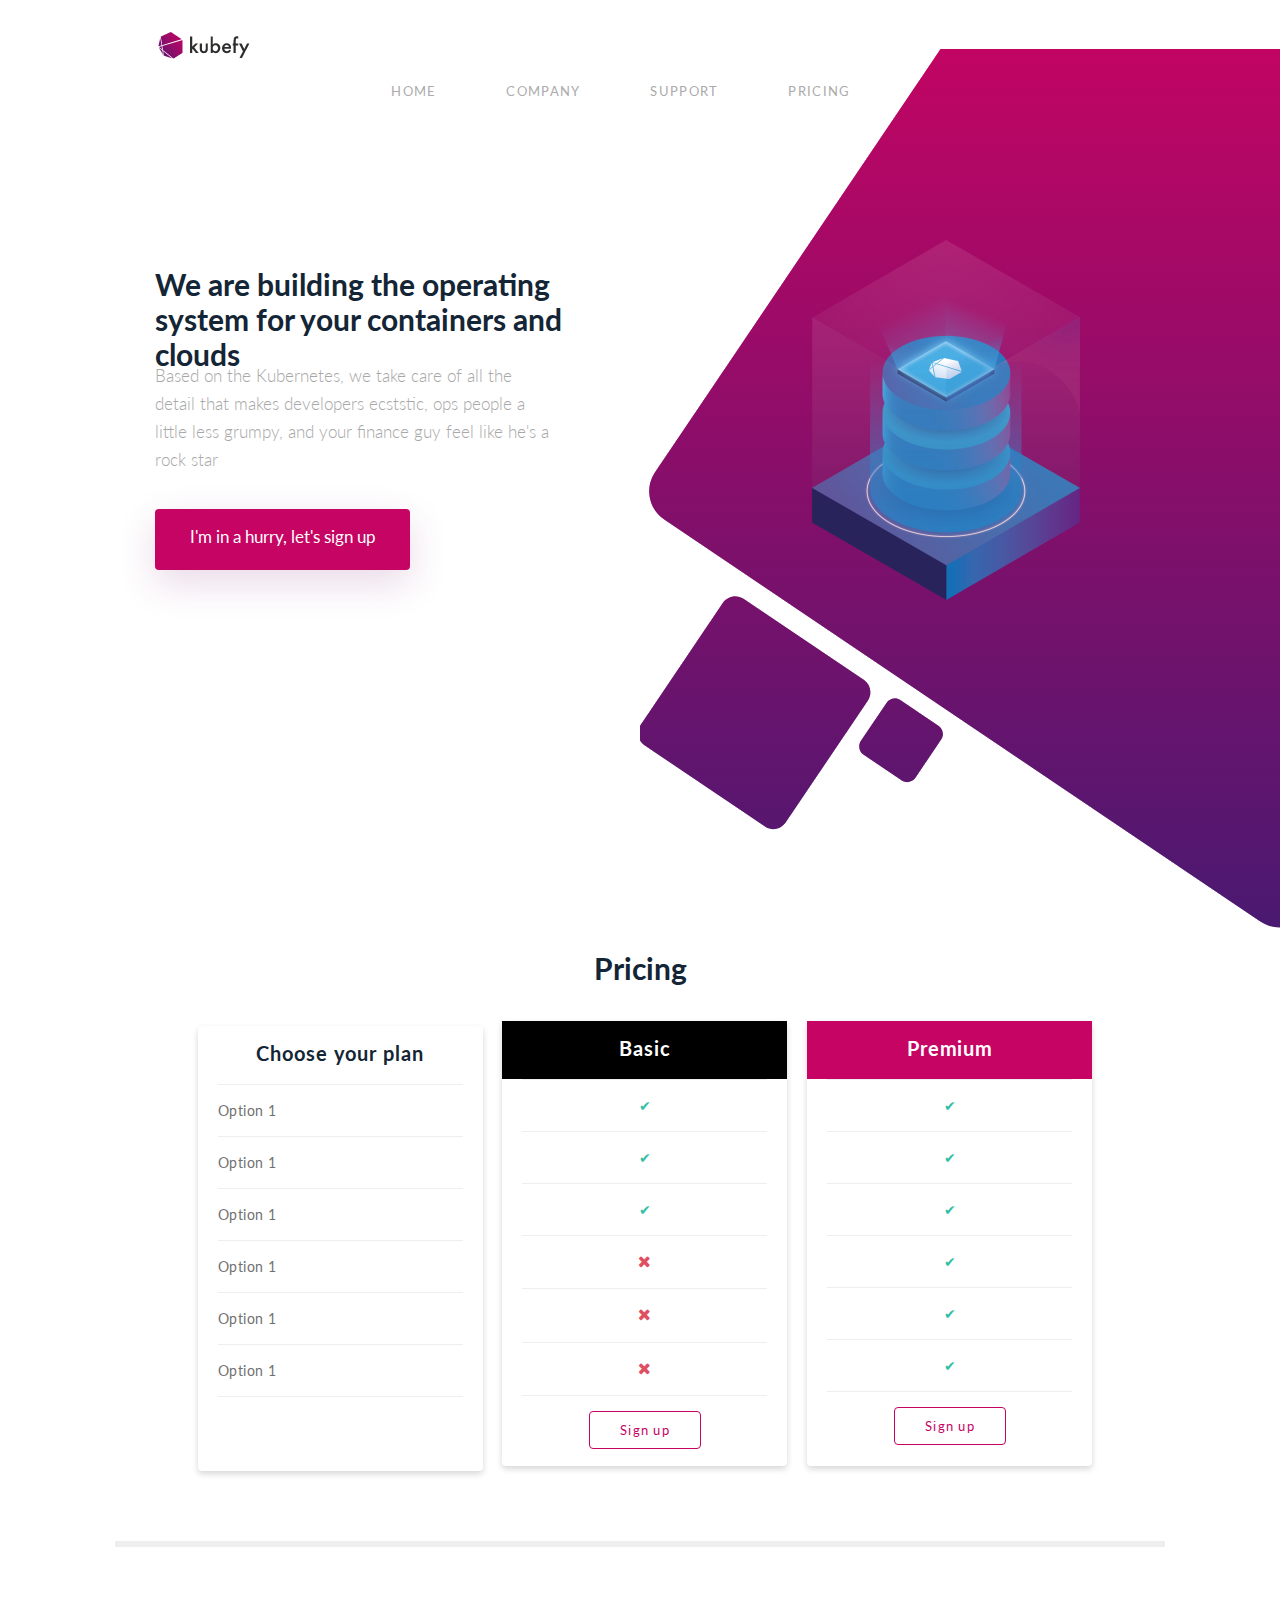
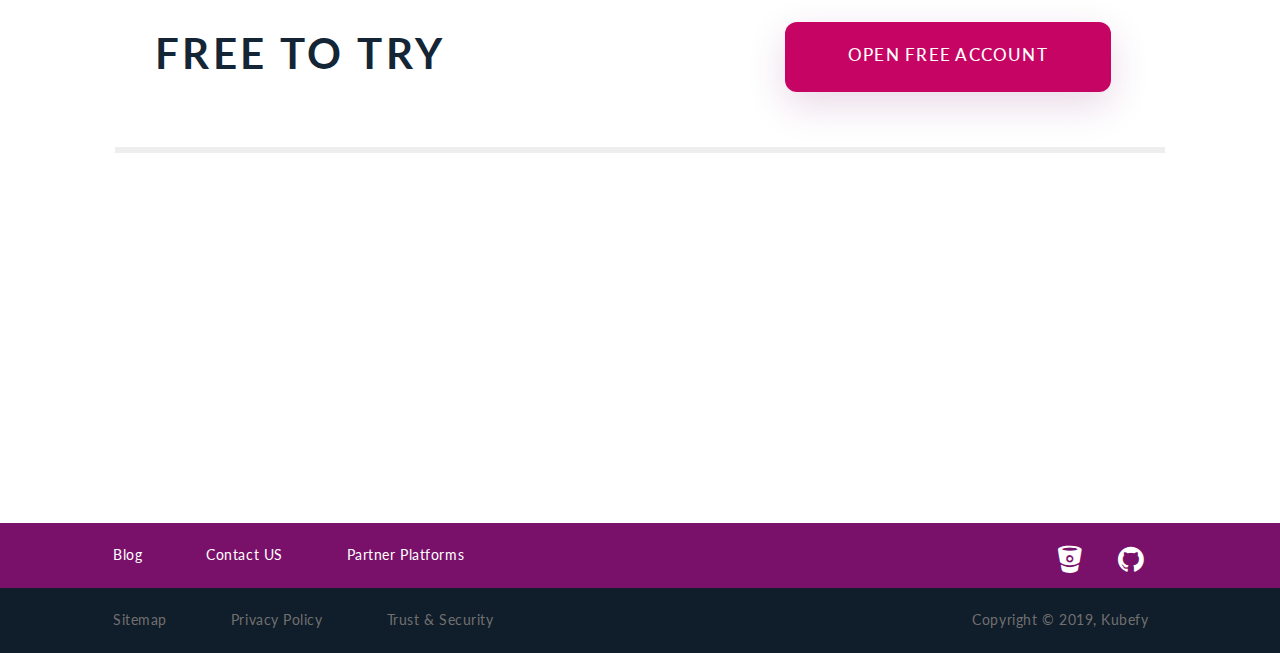
<file: index.html>
<!DOCTYPE html>
<html lang="en" dir="ltr">
  <head>
    <meta charset="utf-8">
    <title>Kubefy</title>
    <link rel="shortcut icon" type="image/png" href="Images/favicon.png">
    <meta charset="utf-8">
    <meta name="viewport" content="width=device-width,initial-scale=1,maximum-scale=1,user-scalable=no">
    <meta http-equiv="X-UA-Compatible" content="IE=edge,chrome=1">
    <meta name="HandheldFriendly" content="true">
	<link rel="stylesheet" href="main.css">
    <link rel="stylesheet" href="https://maxcdn.bootstrapcdn.com/bootstrap/3.3.7/css/bootstrap.min.css">
    <link rel="stylesheet" href="https://www.w3schools.com/w3css/4/w3.css">
	<link rel="stylesheet" href="https://fonts.googleapis.com/css?family=Lato">
    <link rel="stylesheet" href="https://cdnjs.cloudflare.com/ajax/libs/font-awesome/4.7.0/css/font-awesome.min.css">
  </head>
  <body>
    <nav class="navbar">
		<a class="navbar-brand logo" href="index.html"><img src="Images/logo.png"></a>
		<div class="sidenav" id="mySidenav">
			<a href="javascript:void(0)" class="closebtn" onclick="closeNav()">&times;</a>
			<ul class="nav navbar-nav navbar-right nr">
				<li><a class="tags" href="index.html">HOME</a></li>
				<li><a class="tags" href="#">COMPANY</a></li>
				<li><a class="tags" href="#">SUPPORT</a></li>
				<li><a class="tags" href="#">PRICING</a></li>
				<li><a class="tags" href="SignIn.html">LOGIN</a></li>
				<li><a class="tags" href="SignUp.html">SIGN UP</a></li>
			</ul>
		</div>
		<span class="clsspan" onclick="openNav()">&#9776;</span>		
    </nav>
	<div class="container-fluid">
		<div class="row">
			<div class="col-sm-6 top-col">
				<h2 class="heading">We are building the operating system for your containers and clouds</h2>
				<p class="para">Based on the Kubernetes, we take care of all the detail that makes developers ecststic, ops people a little less grumpy, and your finance guy feel like he's a rock star</p>
				<a class="home_btn" href="SignUp.html">I'm in a hurry, let's sign up</a>
			</div>
			<div class="col-sm-6" style="position:relative;">
				<img class="svg3" src="Images/img.png">
				<img class="mob" src="Images/Union.png">
				<img class="svg4" src="Images/kubefy.png">
			</div>	
		</div>
		<div class="width">
			<div class="container">
				<h2 class="price">Pricing</h2>
				<div class="row">
					<div class="col-sm-4 options">
						<div class="card">
							<div class="card-header heading_1" style="padding-bottom:48px;">
								Choose your plan
							</div>
							<div class="card-body">	
								<hr style="margin-top: 0px; margin-bottom: 15px;">
								<p>Option 1</p>
								<hr style="margin-top: 15px; margin-bottom: 15px;">
								<p>Option 1</p>
								<hr style="margin-top: 15px; margin-bottom: 15px;">
								<p>Option 1</p>
								<hr style="margin-top: 15px; margin-bottom: 15px;">
								<p>Option 1</p>
								<hr style="margin-top: 15px; margin-bottom: 15px;">
								<p>Option 1</p>
								<hr style="margin-top: 15px; margin-bottom: 15px;">
								<p>Option 1</p>
								<hr style="margin-top: 15px; margin-bottom: 15px;">
							</div>
						</div>	
					</div>
					<div class="col-sm-4 ticks">
						<div class="card">
							<div class="card-header heading_1" style="background-color:black; color:white; padding-bottom:48px;">
								Basic
							</div>
							<div class="card-body grn">
								<hr style="margin-top: 0px; margin-bottom: 15px;">
								<p>&#10004</p>
								<hr style="margin-top: 15px; margin-bottom: 15px;">
								<p>&#10004</p>
								<hr style="margin-top: 15px; margin-bottom: 15px;">
								<p>&#10004</p>
								<hr style="margin-top: 15px; margin-bottom: 15px;">
								<i style="font-size:16px" class="fa">&#xf00d;</i>
								<hr style="margin-top: 15px; margin-bottom: 15px;">
								<i style="font-size:16px" class="fa">&#xf00d;</i>
								<hr style="margin-top: 15px; margin-bottom: 15px;">
								<i style="font-size:16px" class="fa">&#xf00d;</i>
								<hr style="margin-top: 15px; margin-bottom: 23px;">	
								<a class="card_btn" href="SignIn.html">Sign up</a>
							</div>	
						</div>	
					</div>
					<div class="col-sm-4 ticks">
						<div class="card">
							<div class="card-header heading_1" style="background-color: #c60463; color:white; padding-bottom:48px;">
								Premium
							</div>
							<div class="card-body grn">
								<hr style="margin-top: 0px; margin-bottom: 15px;">
								<p>&#10004</p>
								<hr style="margin-top: 15px; margin-bottom: 15px;">
								<p>&#10004</p>
								<hr style="margin-top: 15px; margin-bottom: 15px;">
								<p>&#10004</p>
								<hr style="margin-top: 15px; margin-bottom: 15px;">
								<p>&#10004</p>
								<hr style="margin-top: 15px; margin-bottom: 15px;">
								<p>&#10004</p>
								<hr style="margin-top: 15px; margin-bottom: 15px;">
								<p>&#10004</p>
								<hr style="margin-top: 15px; margin-bottom: 23px;">	
								<a class="card_btn" href="SignIn.html">Sign up</a>	
							</div>
						</div>					
					</div>
				</div>	
			</div>
		</div>
		
		<div class="row first_hr">
			<hr>
		</div>	
		<div class="row">
			<div class="col-sm-6 heading_2">
				FREE TO TRY
			</div>
			<div class="col-sm-6">
				<a class="free_btn" href="SignUp.html">OPEN FREE ACCOUNT</a>
			</div>		
		</div>
		<div class="row sec_hr">
			<hr>
		</div>		
	</div>
	<div class="foot">	
		<nav class="navbar fixed-bottom footer_navbar1">
			<ul class="navbar-nav footer_nav">
			  <li class="nav-item">
				<a class="nav-link" href="#">Blog</a>
			  </li>
			  <li class="nav-item">
				<a class="nav-link" href="#">Contact US</a>
			  </li>
			  <li class="nav-item">
				<a class="nav-link" href="#">Partner Platforms</a>
			  </li>
			  <li class="nav-item left">
				<a href="#"><i class="fa">&#xf171;</i></a>
			  </li>			  
			  <li class="nav-item git">
				<a class="nav-link" href="#"><i class="fa">&#xf09b;</i></a>
			  </li>			  
			</ul>
		</nav>	
		<nav class="navbar fixed-bottom footer_navbar2">
			<ul class="navbar-nav footer_nav">
			  <li class="nav-item">
				<a class="nav-link" href="#">Sitemap</a>
			  </li>
			  <li class="nav-item">
				<a class="nav-link" href="#">Privacy Policy</a>
			  </li>
			  <li class="nav-item">
				<a class="nav-link" href="#">Trust & Security</a>
			  </li>
			  <li class="nav-item">
				<p class="copyright">Copyright © 2019, Kubefy</p>
			  </li>
			</ul>
		</nav>
	</div>
	<script>
		function openNav()
		{
			document.getElementById("mySidenav").style.width = "250px";
		}
		function closeNav()
		{
			document.getElementById("mySidenav").style.width = "0";
		}			
	</script>	
  </body>
</html>
</file>
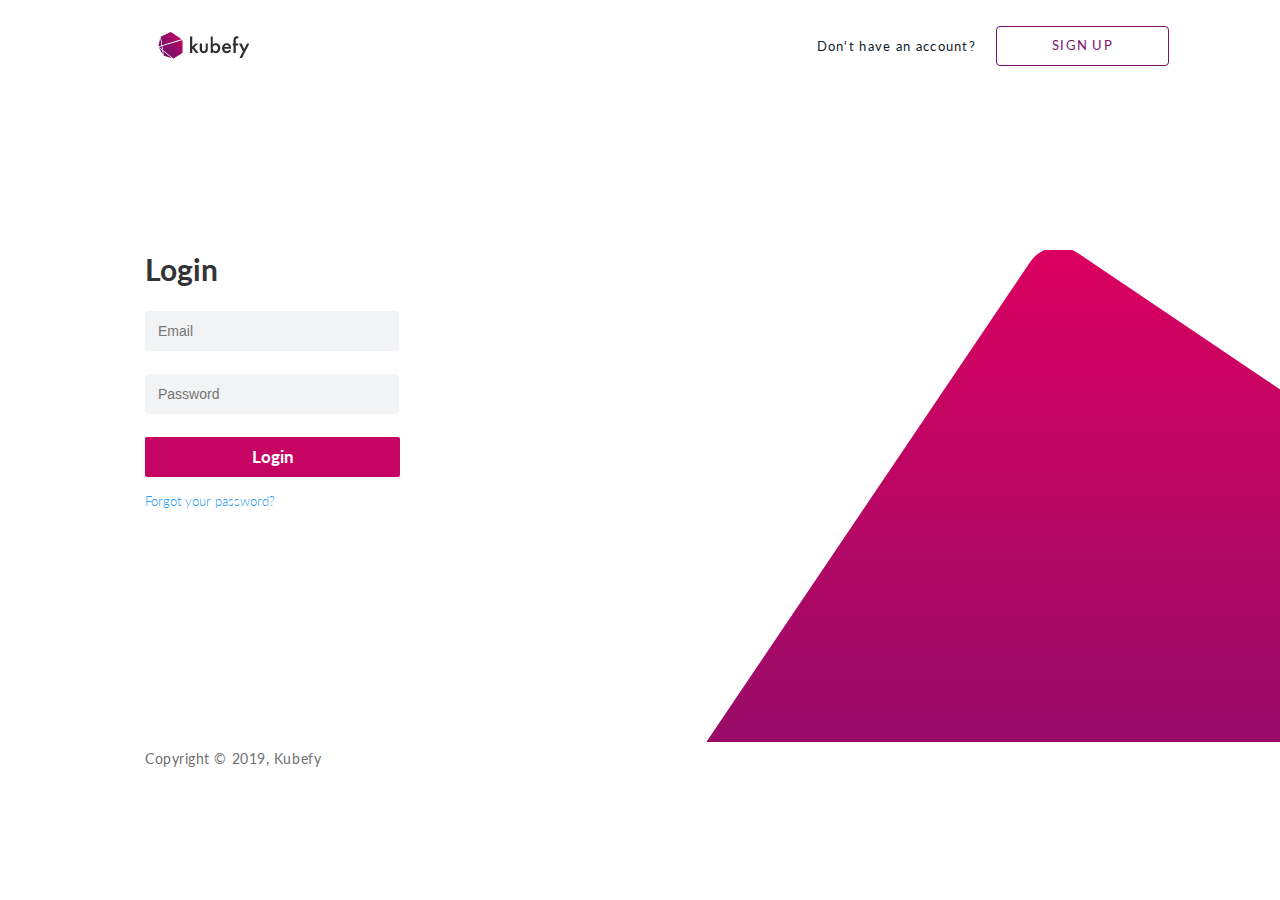
<file: SignIn.html>
<!DOCTYPE html>
<html lang="en" dir="ltr">
  <head>
    <meta charset="utf-8">
    <title>Sign In | Kubefy</title>
    <link rel="shortcut icon" type="image/png" href="Images/favicon.png">
    <meta charset="utf-8">
    <meta name="viewport" content="width=device-width,initial-scale=1,maximum-scale=1,user-scalable=no">
    <meta http-equiv="X-UA-Compatible" content="IE=edge,chrome=1">
    <meta name="HandheldFriendly" content="true">
	<link rel="stylesheet" href="main.css">
    <link rel="stylesheet" href="https://maxcdn.bootstrapcdn.com/bootstrap/3.3.7/css/bootstrap.min.css">
    <link rel="stylesheet" href="https://www.w3schools.com/w3css/4/w3.css">
	<link rel="stylesheet" href="https://fonts.googleapis.com/css?family=Lato">
    <link rel="stylesheet" href="https://cdnjs.cloudflare.com/ajax/libs/font-awesome/4.7.0/css/font-awesome.min.css">
  </head>
  <body>
    <nav class="navbar">
		<a class="navbar-brand logo" href="index.html"><img src="Images/logo.png"></a>
		<ul class="nav navbar-nav navbar-right">
			<li><p class="dont" href="#">Don't have an account?</p></li>
			<li><a class="signup_btn" href="SignUp.html">SIGN UP</a></li>
		</ul>	
    </nav>
	<div class="container-fluid">
		<div class="row">
			<form class="col-sm-5 log">
				<div class="row">
					<span class="col-sm-3 login">Login</span>
				</div>
				<div class="form-group row">
					<div class="col-sm-3">
						<input type="text" class="login_input" id="staticEmail" placeholder="Email">
					</div>
				</div>
				<div class="form-group row">
					<div class="col-sm-3">
						<input type="password" class="login_input" id="inputPassword" placeholder="Password">
					</div>
				</div>
				<div class="form-group row">
					<div class="col-sm-3">
						<button type="submit" class="btn login_btn"><a href="index.html">Login</a></button>
					</div>
				</div>
				<div class="form-group row">
					<a href="#" class="col-sm-5 pass blue">Forgot your password?</a>
				</div>
			</form>
			<div class="col-sm-7">
				<img class="svg1" src="Images/svg.png">
			</div>
		</div>	
	</div>	
	<footer class="footer">
		<p>Copyright © 2019, Kubefy</p>
	</footer>
  </body>
</html>
</file>
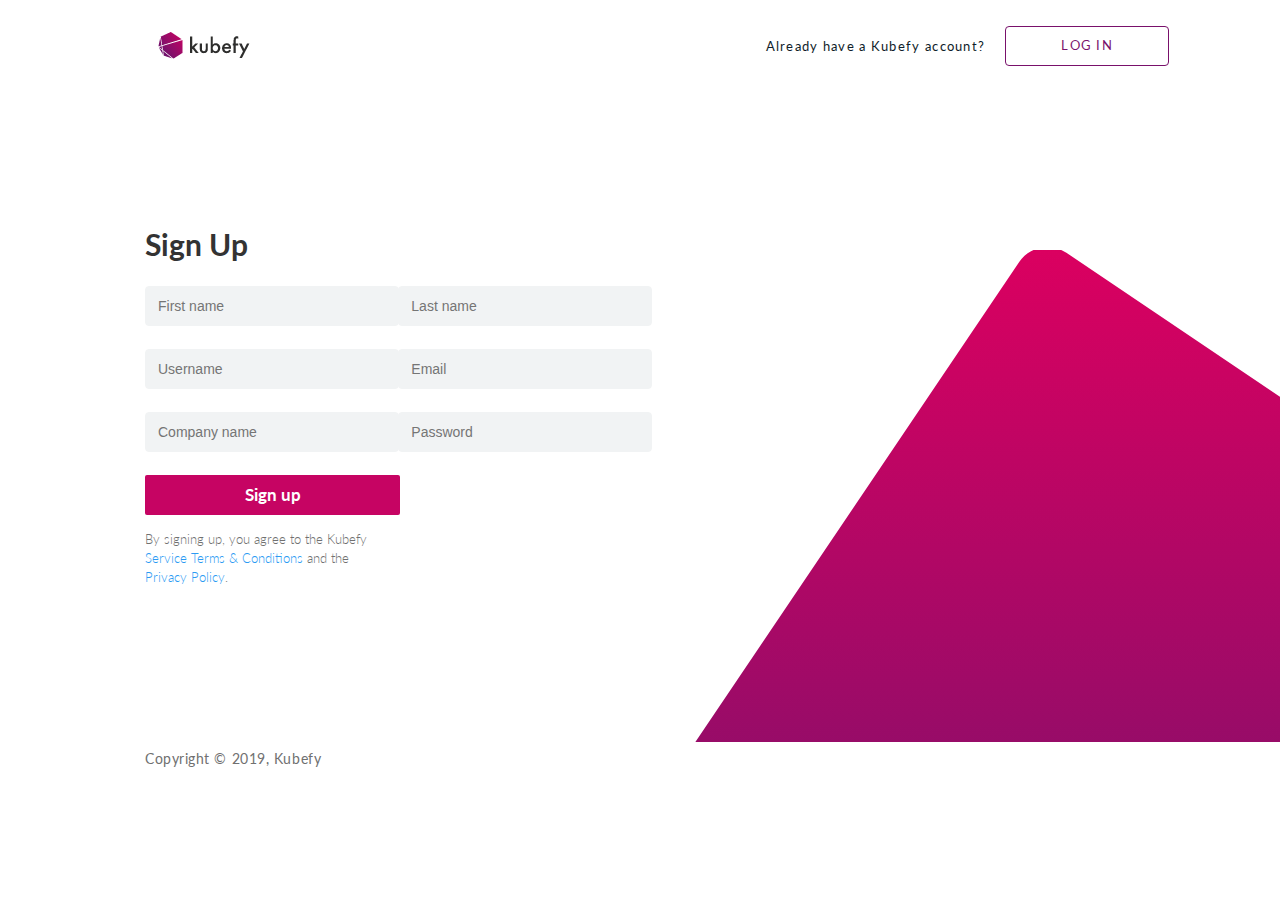
<file: SignUp.html>
<!DOCTYPE html>
<html lang="en" dir="ltr">
  <head>
    <meta charset="utf-8">
    <title>Sign Up | Kubefy</title>
    <link rel="shortcut icon" type="image/png" href="Images/favicon.png">
    <meta charset="utf-8">
    <meta name="viewport" content="width=device-width,initial-scale=1,maximum-scale=1,user-scalable=no">
    <meta http-equiv="X-UA-Compatible" content="IE=edge,chrome=1">
    <meta name="HandheldFriendly" content="true">
	<link rel="stylesheet" href="main.css">
    <link rel="stylesheet" href="https://maxcdn.bootstrapcdn.com/bootstrap/3.3.7/css/bootstrap.min.css">
    <link rel="stylesheet" href="https://www.w3schools.com/w3css/4/w3.css">
	<link rel="stylesheet" href="https://fonts.googleapis.com/css?family=Lato">
    <link rel="stylesheet" href="https://cdnjs.cloudflare.com/ajax/libs/font-awesome/4.7.0/css/font-awesome.min.css">
  </head>
  <body>
    <nav class="navbar">
		<a class="navbar-brand logo" href="index.html"><img src="Images/logo.png"></a>
		<ul class="nav navbar-nav navbar-right">
			<li><p class="dont" href="#">Already have a Kubefy account?</p></li>
			<li><a class="signup_btn" href="SignIn.html">LOG IN</a></li>
		</ul>	
    </nav>
	<div class="container-fluid">
		<div class="row">
			<form class="col-sm-7 sign">
				<div class="row">
					<span class="col-sm-4 login">Sign Up</span>
				</div>
				<div class="form-group row">
					<div class="col-sm-6 mr">
						<input type="text" class="login_input" id="FName" placeholder="First name">
					</div>
					<div class="col-sm-6 mr">
						<input type="text" class="login_input" id="LName" placeholder="Last name">
					</div>					
				</div>
				<div class="form-group row">
					<div class="col-sm-6 mr">
						<input type="text" class="login_input" id="UName" placeholder="Username">
					</div>
					<div class="col-sm-6 mr">
						<input type="email" class="login_input" id="email" placeholder="Email">
					</div>
				</div>
				<div class="form-group row">
					<div class="col-sm-6 mr">
						<input type="text" class="login_input" id="CName" placeholder="Company name">
					</div>
					<div class="col-sm-6 mr">
						<input type="password" class="login_input" id="password" placeholder="Password">
					</div>
				</div>				
				<div class="form-group row">
					<div class="col-sm-4">
						<button type="submit" class="btn login_btn"><a href="index.html">Sign up</a></button>
					</div>
				</div>
				<div class="form-group row">
					<p class="col-sm-5 pass">By signing up, you agree to the Kubefy <a class="blue" href="#">Service Terms & Conditions</a> and the <a class="blue" href="#">Privacy Policy</a>.</p>
				</div>
			</form>
			<div class="col-sm-5">
				<img class="svg2" src="Images/svg.png">
			</div>
		</div>	
	</div>	
	<footer class="footer">
		<p>Copyright © 2019, Kubefy</p>
	</footer>
  </body>
</html>
</file>
<file: main.css>
.login_input
{
	display: block;
	width: 254px;
	height: 40px;
	padding: 6px 12px;
	margin-bottom: 8px;
	font-size: 14px;
	line-height: 1.42857143;
	color: #555;
	background-color: #f1f3f4;
	background-image: none;
	border: 1px solid #f1f3f4;
	border-radius: 4px;
	-webkit-transition: border-color ease-in-out .15s,-webkit-box-shadow ease-in-out .15s;
	transition: border-color ease-in-out .15s,box-shadow ease-in-out .15s;
}
body
{
	font-family: 'Lato', sans-serif;
}
.dont
{
	margin-top: 21px;
	margin-right: -60px;
	height: 25px;
	color: #101d2a;
	font-family: 'Lato', sans-serif;
	font-size: 13px;
	font-weight: 400;
	letter-spacing: 1.29px;
}	
.navbar .signup_btn
{
	margin-left: 80px;
	color: #79116b;
	letter-spacing: 1.29px;
	font-size: 13px;
	font-weight: 400;
	font-family: 'Lato', sans-serif;
	height: 40px;
	border-radius: 4px;
	border: 1px solid #79116b;
	text-align: center;
	margin-top:10px;
	margin-right: 125px;
	padding: 8px 55px;
}
.tags
{
	color: #ababab;
	font-family: 'Lato', sans-serif;
	font-size: 13px;
	font-weight: 400;
	letter-spacing: 1.29px;
	height: 60px;
	margin-right: 40px;
}	
.navbar .navbar-brand
{
	font-family: 'Lato', sans-serif;
	padding: 16px 147px;
}
.container-fluid .sign
{
	padding-left: 145px;
	padding-top: 110px;
}	
.container-fluid .log
{
	padding-left: 145px;
	padding-top: 135px;
}
.navbar
{
	margin-top: 15px;
}
.navbar .nr
{
	margin-right: 125px;	
}
.nav>li>a:focus, .nav>li>a:hover
{
	background-color: #fff;
	text-decoration:none;
}
.login
{
	font-weight: 700;
	font-family: 'Lato', sans-serif;
	font-size: 30px;
	padding-top: 19px;
	padding-bottom: 19px;
}	
.container-fluid .login_btn
{
	width: 255px;
	height: 40px;
	border-radius: 2px;
	background-color: #c60463;
	font-size: 17px;
	color: #ffffff;
	font-weight: 700;
	font-family: 'Lato', sans-serif;
}
.pass
{
	width: 127px;
	height: 19px;
	font-family: 'Lato', sans-serif;
	font-size: 13px;
	font-weight: 300;
	line-height: 19.2px;
}	
.footer
{
	left: 0;
	bottom: 0;
	width: 100%;
	color: #707070;
	font-family: 'Lato', sans-serif;
	font-size: 14px;
	font-weight: 400;
	letter-spacing: 0.55px;
	line-height: 33px;
	padding-left: 145px;
}
.foot nav
{
	margin-bottom: -15px;
	border-radius: 0px;
}	
form
{
	padding-left: 110px;  
}
.blue
{
	color: #2b9af3;
}
.col-sm-6
{
	margin-right: -15px;
}
.col-sm-3 a:hover
{
	text-decoration:none;
}	
.col-sm-4 a:hover
{
	text-decoration:none;
}		
.heading
{
	font-weight: 700;
	font-size: 30px;
	font-family: 'Lato', sans-serif;
	color: #142535;
	height: 85px;
	line-height: 35px;
	padding-left: 140px;
}
.heading_1
{
	font-weight: 700;
	font-size: 20px;
	font-family: 'Lato', sans-serif;
	color: #142535;
	height: 44px;
	line-height: 35px;
	letter-spacing: 0.9px;
	text-align: center;
	padding-top: 10px;
	padding-bottom: 10px;
}
.heading_2
{
	width: 291px;
	height: 50px;
	color: #142535;
	font-family: 'Lato', sans-serif;
	font-size: 42px;
	font-weight: 700;
	letter-spacing: 3.4px;
	margin-left:140px; 
	margin-right:-150px; 
	margin-top: 55px; 
	margin-bottom: 55px;
}
.free_btn
{
	width: 326px;
	height: 70px;
	box-shadow: 0 13px 38px rgba(121, 17, 107, 0.16);
	border-radius: 12px;
	background-color: #c60463;
	color: #ffffff;
	font-family: 'Lato', sans-serif;
	font-size: 17px;
	font-weight: 500;
	letter-spacing: 1.23px;
	margin-left:140px; 
	margin-right:-150px; 
	margin-top: 55px; 
	margin-bottom: 40px;
	display: inline-block;
	padding: 19px 12px;
	margin-bottom: 0;
	text-align: center;
	white-space: nowrap;
	vertical-align: middle;
	cursor: pointer;
	border: 1px solid transparent;
	border-radius: 12px;
}
.price
{
	font-weight: 700;
	font-size: 30px;
	font-family: 'Lato', sans-serif;
	color: #142535;
	height: 85px;
	line-height: 35px;
	text-align: center;
}	
.para
{
	width: 538px;
	height: 110px;
	color: #a8a8a8;
	font-family: 'Lato', sans-serif;
	font-size: 17px;
	font-weight: 300;
	line-height: 28px;	
	padding-left: 140px;	
}
.home_btn
{
	width: 255px;
	height: 61px;
	box-shadow: 0 13px 38px rgba(121, 17, 107, 0.16);
	background-color: #c60463;
	color: #ffffff;
	font-family: 'Lato', sans-serif;
	margin-left: 140px;
	display: inline-block;
	padding: 15px 12px;
	margin-bottom: 0;
	font-size: 17px;
	font-weight: 400;
	line-height: 1.42857143;
	text-align: center;
	white-space: nowrap;
	vertical-align: middle;
	touch-action: manipulation;
	cursor: pointer;
	user-select: none;
	background-image: none;
	border: 1px solid transparent;
	border-radius: 4px;
	margin-top: 27px;
}
.card
{
	width: 285px;
	height: 445px;
	box-shadow: 0 3px 6px rgba(0, 0, 0, 0.16);
	border-radius: 4px;
	background-color: #ffffff;
}
.options
{
	list-style-type:none;
	text-align: left;
	font-size: 14px;
	font-family: 'Lato', sans-serif;
	color: #2e2e2d;
	font-weight: 400;
	letter-spacing: 0.5px;
	padding: 5px;
}
.container
{
	height: 455px;
	margin-top: -35px;
}
.width .container
{
	width: 915px;
}	
.ticks 
{
	list-style-type:none;
	text-align: center;
}
.grn p
{
	color: #32bea6;
}	
.fa
{
	color: #e04f5f;
}
.card_btn
{
	width: 167px;
	height: 40px;
	border-radius: 4px;
	border: 1px solid #c60463;
	color: #c60463;
	font-family: Lato;
	font-size: 13px;
	font-weight: 400;
	letter-spacing: 1.29px;
	padding-top: 10px;
	padding-bottom: 10px;
	padding-left: 30px;
	padding-right: 30px;
	margin-top: 10px;
}
.first_hr
{
	margin-top: 150px;
}
.fixed-bottom .footer_nav
{
	list-style-type:none;
	color: #ffffff;
	font-family: 'Lato', sans-serif;
	font-size: 14px;
	font-weight: 400;
	letter-spacing: 0.55px;
	padding-top: 20px;
	padding-left: 112px;
}
.footer_navbar1
{
	width: 1367px;
	height: 65px;
	background-color: #79116b;
	border-radius:0px; 
	margin-bottom:-15px;
	margin-top:350px;
}
.footer_navbar2
{
	width: 1367px;
	height: 65px;
	background-color: #101d2a;
	border-radius:0px; 
	margin-bottom:0px;
}
.footer_navbar2 a,p
{
	color: #707070;
	font-size: 14px;
	font-family: 'Lato', sans-serif;
}	
.footer_nav a:hover
{
	text-decoration: none;
}
.card-body a:hover
{
	text-decoration: none;
}
.nav-link
{
	margin-right:64px;
}
.copyright
{
	margin-left: 415px;
}
.left
{
	margin-left: 530px;
	margin-right: 35px;
}	
.nav-item i
{
	font-size: 30px;
	color:white;
}
.svg1
{
	margin-top: 157px;
	margin-left: 155px;
}
.svg2
{
	margin-top: 157px;
	margin-left: -70px;
}
.svg3
{
	margin-right: -70px;
	margin-top: -98px;
}	
.mr
{
	margin-right: -55px;
}	
.svg4
{
	margin-top: -1040px;
	margin-left: 172px;
}
.card-body
{
	padding-left: 20px;
	padding-right: 20px;
}
.top-col
{
	padding-top: 110px;
}
img[src*="Union"] 
{
	display: none;
}
.first_hr hr
{
	border: 0; 
	border-top: 6px solid #eee; 
	margin-left: 115px; 
	margin-right: 115px;
}	
.sec_hr hr
{
	border: 0; 
	border-top: 6px solid #eee; 
	margin-left: 115px; 
	margin-right: 115px;
}
.navbar .logo
{
	padding: 16px 157px;
}
.closebtn
{
	display: none;
}
.clsspan
{
	display: none;
}		
@media only screen and (min-device-width : 320px) and (max-device-width : 480px) {
.container-fluid .log {
    padding-left: 25px;
    padding-top: 25px;
}
.container-fluid .sign {
    padding-left: 25px;
    padding-top: 3px;
}
.heading 
{
	font-weight: 700;
	font-size: 25px;
	font-family: 'Lato', sans-serif;
	color: #142535;
	height: 85px;
	line-height: 37px;
	padding-left: 0px;
}
.navbar .signup_btn {
    margin-left: 38px;
    color: #79116b;
    letter-spacing: 1.29px;
    font-size: 13px;
    font-weight: 400;
    font-family: 'Lato', sans-serif;
    height: 40px;
    border-radius: 4px;
    border: 1px solid #79116b;
    text-align: center;
    margin-top: 10px;
    margin-right: 151px;
	padding: 8px;
}
.navbar .logo {
	padding: 16px 23px;
}	
.top-col 
{
	padding-top: 0px;
}
.para {
	width: 280px;
	height: 110px;
	color: #a8a8a8;
	font-family: 'Lato', sans-serif;
	font-size: 17px;
	font-weight: 300;
	line-height: 26px;
	padding-left: 0px;
	padding-top: 30px;
}
.home_btn {
	width: 208px;
	height: 57px;
	box-shadow: 0 13px 38px rgba(121, 17, 107, 0.16);
	background-color: #c60463;
	color: #ffffff;
	font-family: 'Lato', sans-serif;
	margin-left: 0px;
	display: inline-block;
	padding: 15px 12px;
	margin-bottom: 0;
	font-size: 16px;
	font-weight: 400;
	line-height: 1.42857143;
	text-align: center;
	white-space: nowrap;
	vertical-align: middle;
	touch-action: manipulation;
	cursor: pointer;
	user-select: none;
	background-image: none;
	border: 1px solid transparent;
	border-radius: 4px;
	margin-top: 65px;
}
.mob{
	width:100%;
	height:auto;
	padding: 20px;
}
img[src*="img"] 
{
	display: none;
}
img[src*="Union"] 
{
	display: block;
}
img[src*="svg"] 
{
	display: none;
}
.svg4 {
	margin-top: -367px;
	margin-left: 85px;
	width: 38%;
	height: auto;
}
.price
{
	font-weight: 700;
	font-size: 30px;
	font-family: 'Lato', sans-serif;
	color: #142535;
	height: 85px;
	line-height: 35px;
	padding-left: 87px;
	padding-top: 25px;
	text-align: justify;
}	
.card{
	width: 262px;
	margin-bottom: 20px;
}
.first_hr
{
	margin-top: 1080px;
}	
.free_btn
{
	width: 275px;
	height: 70px;
	box-shadow: 0 13px 38px rgba(121, 17, 107, 0.16);
	border-radius: 12px;
	background-color: #c60463;
	color: #ffffff;
	font-family: 'Lato', sans-serif;
	font-size: 17px;
	font-weight: 500;
	letter-spacing: 1.23px;
	margin-left:15px;  
	margin-top: 3px; 
	margin-bottom: 40px;
	display: inline-block;
	padding: 19px 12px;
	margin-bottom: 0;
	text-align: center;
	white-space: nowrap;
	vertical-align: middle;
	cursor: pointer;
	border: 1px solid transparent;
	border-radius: 12px;
}
.heading_2
{
	width: 280px;
	height: 50px;
	color: #142535;
	font-family: 'Lato', sans-serif;
	font-size: 33px;
	font-weight: 700;
	letter-spacing: 3.4px;
	margin-left:35px; 
	margin-top: 55px; 
	margin-bottom: 55px;
}
.first_hr hr
{
	border: 0; 
	border-top: 6px solid #eee; 
	margin-left: 30px; 
	margin-right: 30px;
}
.sec_hr
{
	margin-top: 70px;
}	
.sec_hr hr
{
	border: 0; 
	border-top: 6px solid #eee; 
	margin-left: 30px; 
	margin-right: 30px;
}
.footer_navbar1
{
	width: 1367px;
	height: 65px;
	background-color: #79116b;
	border-radius: 0px;
	margin-top: 130px;
}
.copyright {
	margin-left: 210px;
	width: 70px;
	position: absolute;
	top: 15%;
}
.left
{
	padding-left: 245px;
	position: absolute;
	top: 55%;
	margin-left: 0px;
}	
.git
{
	padding-left: 245px;
	position: absolute;
	top: 15%;
}	
.footer_navbar1
{
	width: 1367px;
	height: 65px;
	background-color: #79116b;
	border-radius:0px; 
	margin-bottom:-15px;
	margin-top:150px;
	padding-bottom: 83px;
	padding-top: 7px;
}
.footer_navbar2
{
	width: 1367px;
	height: 65px;
	background-color: #101d2a;
	border-radius:0px; 
	margin-bottom:0px;
	padding-bottom: 83px;
	padding-top: 7px;
}
.fixed-bottom .footer_nav
{
	list-style-type:none;
	color: #ffffff;
	font-family: 'Lato', sans-serif;
	font-size: 14px;
	font-weight: 400;
	letter-spacing: 0.55px;
	padding-top: 0px;
	padding-left: 40px;
}
.foot nav
{
	position: relative;
}
.nav-item i {
    font-size: 26px;
    color: white;
}
.clsspan {
	color: #c60463;
	font-size: 27px;
	padding-left: 260px;
	cursor: pointer;
	line-height: 2.1;
	display: block;
}
.sidenav {
	height: 100%;
	width: 0;
	position: fixed;
	z-index: 1;
	top: 0;
	left: 0;
	background-color: #111;
	overflow-x: hidden;
	transition: 0.5s;
	padding-top: 14px;
}
.sidenav .closebtn {
	position: absolute;
	top: 6px;
	right: 10px;
	font-size: 36px;
	margin-left: 50px;
	display: block;
}
.tags {
	color: #ababab;
	font-family: 'Lato', sans-serif;
	font-size: 19px;
	font-weight: 400;
	letter-spacing: 1.29px;
	height: 60px;
	margin-right: 0px;
	margin-left: 75px;
}
.footer {
    left: 0;
    bottom: 0;
    width: 100%;
    color: #707070;
    font-family: 'Lato', sans-serif;
    font-size: 14px;
    font-weight: 400;
    letter-spacing: 0.55px;
    line-height: 33px;
    padding-left: 25px;
	padding-top: 50px;
}
.pass {
    width: 250px;
    height: 19px;
    font-family: 'Lato', sans-serif;
    font-size: 13px;
    font-weight: 300;
    line-height: 19.2px;
}
.dont {
    margin-top: 60px;
    margin-left: 37px;
    height: 25px;
    color: #101d2a;
    font-family: 'Lato', sans-serif;
    font-size: 13px;
    font-weight: 400;
    letter-spacing: 1.29px;
}
}

@media only screen and (min-device-width: 768px) and (max-device-width: 1024px) {
.navbar .logo
{
	padding: 16px 42px;
}
.svg1 {
    margin-top: -7px;
    margin-left: 27px;
}
.svg2 {
    margin-top: -7px;
    margin-left: 27px;
}
.container-fluid .log {
    padding-left: 130px;
    padding-top: 40px;
}
.container-fluid .sign {
    padding-left: 130px;
    padding-top: 10px;
}
.container-fluid .login{
	font-weight: 700;
    font-family: 'Lato', sans-serif;
    font-size: 30px;
    padding-top: 19px;
    padding-bottom: 19px;
	width: 50%;
}	
.container-fluid .pass{
	width: 170px;
    height: 19px;
    font-family: 'Lato', sans-serif;
    font-size: 13px;
    font-weight: 300;
    line-height: 19.2px;
}	
.navbar .nr
{
	margin-top: 7px;
	margin-right: 12px;	
}
img[src*="svg"] 
{
	display: none;
}
img[src*="svg"] 
{
	display: none;
}	
.tags {
	color: #ababab;
	font-family: 'Lato', sans-serif;
	font-size: 13px;
	font-weight: 400;
	letter-spacing: 1.29px;
	height: 110px;
	margin-left: 0px;
	margin-right: 0px;
}	
.heading 
{
	font-weight: 700;
	font-size: 25px;
	font-family: 'Lato', sans-serif;
	color: #142535;
	height: 85px;
	line-height: 37px;
	padding-left: 25px;
} 
.top-col 
{
	padding-top: 0px;
}
.options
{
	padding-top: 50px;
}
.ticks
{
	padding-top: 50px;
}	
.para {
	width: 280px;
	height: 110px;
	color: #a8a8a8;
	font-family: 'Lato', sans-serif;
	font-size: 17px;
	font-weight: 300;
	line-height: 26px;
	padding-left: 25px;
	padding-top: 30px;
}
.home_btn {
	width: 208px;
	height: 57px;
	box-shadow: 0 13px 38px rgba(121, 17, 107, 0.16);
	background-color: #c60463;
	color: #ffffff;
	font-family: 'Lato', sans-serif;
	margin-left: 25px;
	display: inline-block;
	padding: 15px 12px;
	margin-bottom: 0;
	font-size: 16px;
	font-weight: 400;
	line-height: 1.42857143;
	text-align: center;
	white-space: nowrap;
	vertical-align: middle;
	touch-action: manipulation;
	cursor: pointer;
	user-select: none;
	background-image: none;
	border: 1px solid transparent;
	border-radius: 4px;
	margin-top: 65px;
}
.mob{
	width:100%;
	height:auto;
	padding: 20px;
}
img[src*="img"] 
{
	display: none;
}
img[src*="Union"] 
{
	display: block;
}
.svg4 {
	margin-top: -367px;
	margin-left: 85px;
	width: 38%;
	height: auto;
}
.price
{
	font-weight: 700;
	font-size: 30px;
	font-family: 'Lato', sans-serif;
	color: #142535;
	height: 85px;
	line-height: 35px;
	padding-top: 90px;
	text-align: center;
}
.width .container
{
	width: 720px;
}	
.card{
	width: 215px;
	margin-bottom: 20px;
}
.first_hr
{
	margin-top: 180px;
}	
.free_btn
{
	width: 275px;
	height: 70px;
	box-shadow: 0 13px 38px rgba(121, 17, 107, 0.16);
	border-radius: 12px;
	background-color: #c60463;
	color: #ffffff;
	font-family: 'Lato', sans-serif;
	font-size: 17px;
	font-weight: 500;
	letter-spacing: 1.23px;
	margin-left:130px;  
	margin-top: 40px; 
	margin-bottom: 40px;
	display: inline-block;
	padding: 19px 12px;
	margin-bottom: 0;
	text-align: center;
	white-space: nowrap;
	vertical-align: middle;
	cursor: pointer;
	border: 1px solid transparent;
	border-radius: 12px;
}
.heading_2
{
	width: 280px;
	height: 50px;
	color: #142535;
	font-family: 'Lato', sans-serif;
	font-size: 33px;
	font-weight: 700;
	letter-spacing: 3.4px;
	margin-left:35px; 
	margin-top: 55px; 
	margin-bottom: 55px;
}
.first_hr hr
{
	border: 0; 
	border-top: 6px solid #eee; 
	margin-left: 30px; 
	margin-right: 30px;
}
.sec_hr
{
	margin-top: 10px;
}	
.sec_hr hr
{
	border: 0; 
	border-top: 6px solid #eee; 
	margin-left: 30px; 
	margin-right: 30px;
}
.copyright {
	width: 137px;
	position: absolute;
	top: 26%;
	right: 44%;
}
.left {
	position: absolute;
	top: 28%;
	right: 43%;
	margin-left: 0px;
}	
.git {
	position: absolute;
	top: 28%;
	right: 45%;
}	
.footer_navbar1
{
	width: 1367px;
	height: 65px;
	background-color: #79116b;
	border-radius:0px; 
	margin-bottom:-15px;
	margin-top: 150px;
	padding-bottom: 83px;
	padding-top: 7px;
}
.footer_navbar2
{
	width: 1367px;
	height: 65px;
	background-color: #101d2a;
	border-radius:0px; 
	margin-bottom:0px;
	padding-bottom: 83px;
	padding-top: 7px;
}
.fixed-bottom .footer_nav
{
	list-style-type:none;
	color: #ffffff;
	font-family: 'Lato', sans-serif;
	font-size: 14px;
	font-weight: 400;
	letter-spacing: 0.55px;
	padding-top: 23px;
	padding-left: 35px;
}
.foot nav
{
	position: relative;
}	
.footer {
    left: 0;
    bottom: 0;
    width: 100%;
    color: #707070;
    font-family: 'Lato', sans-serif;
    font-size: 14px;
    font-weight: 400;
    letter-spacing: 0.55px;
    line-height: 33px;
    padding-left: 130px;
    padding-top: 60px;
}	
}
</file>
